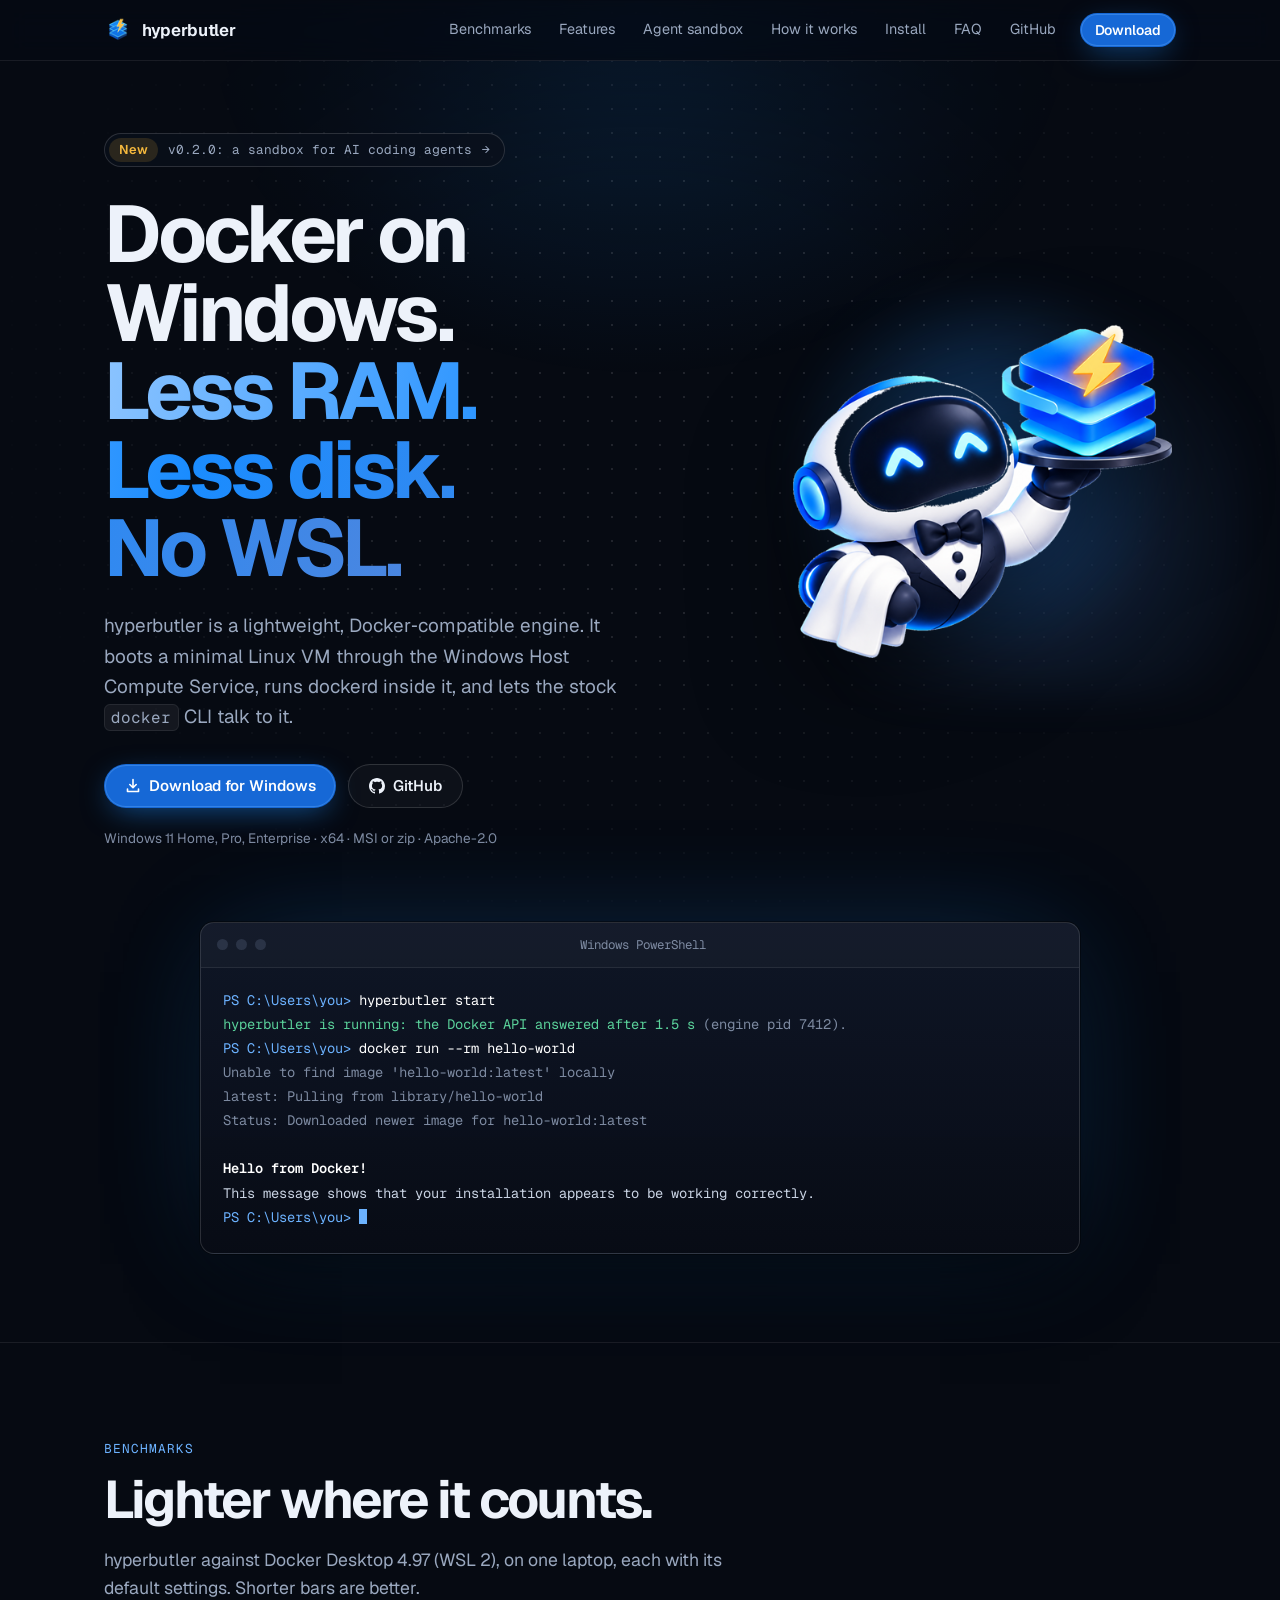
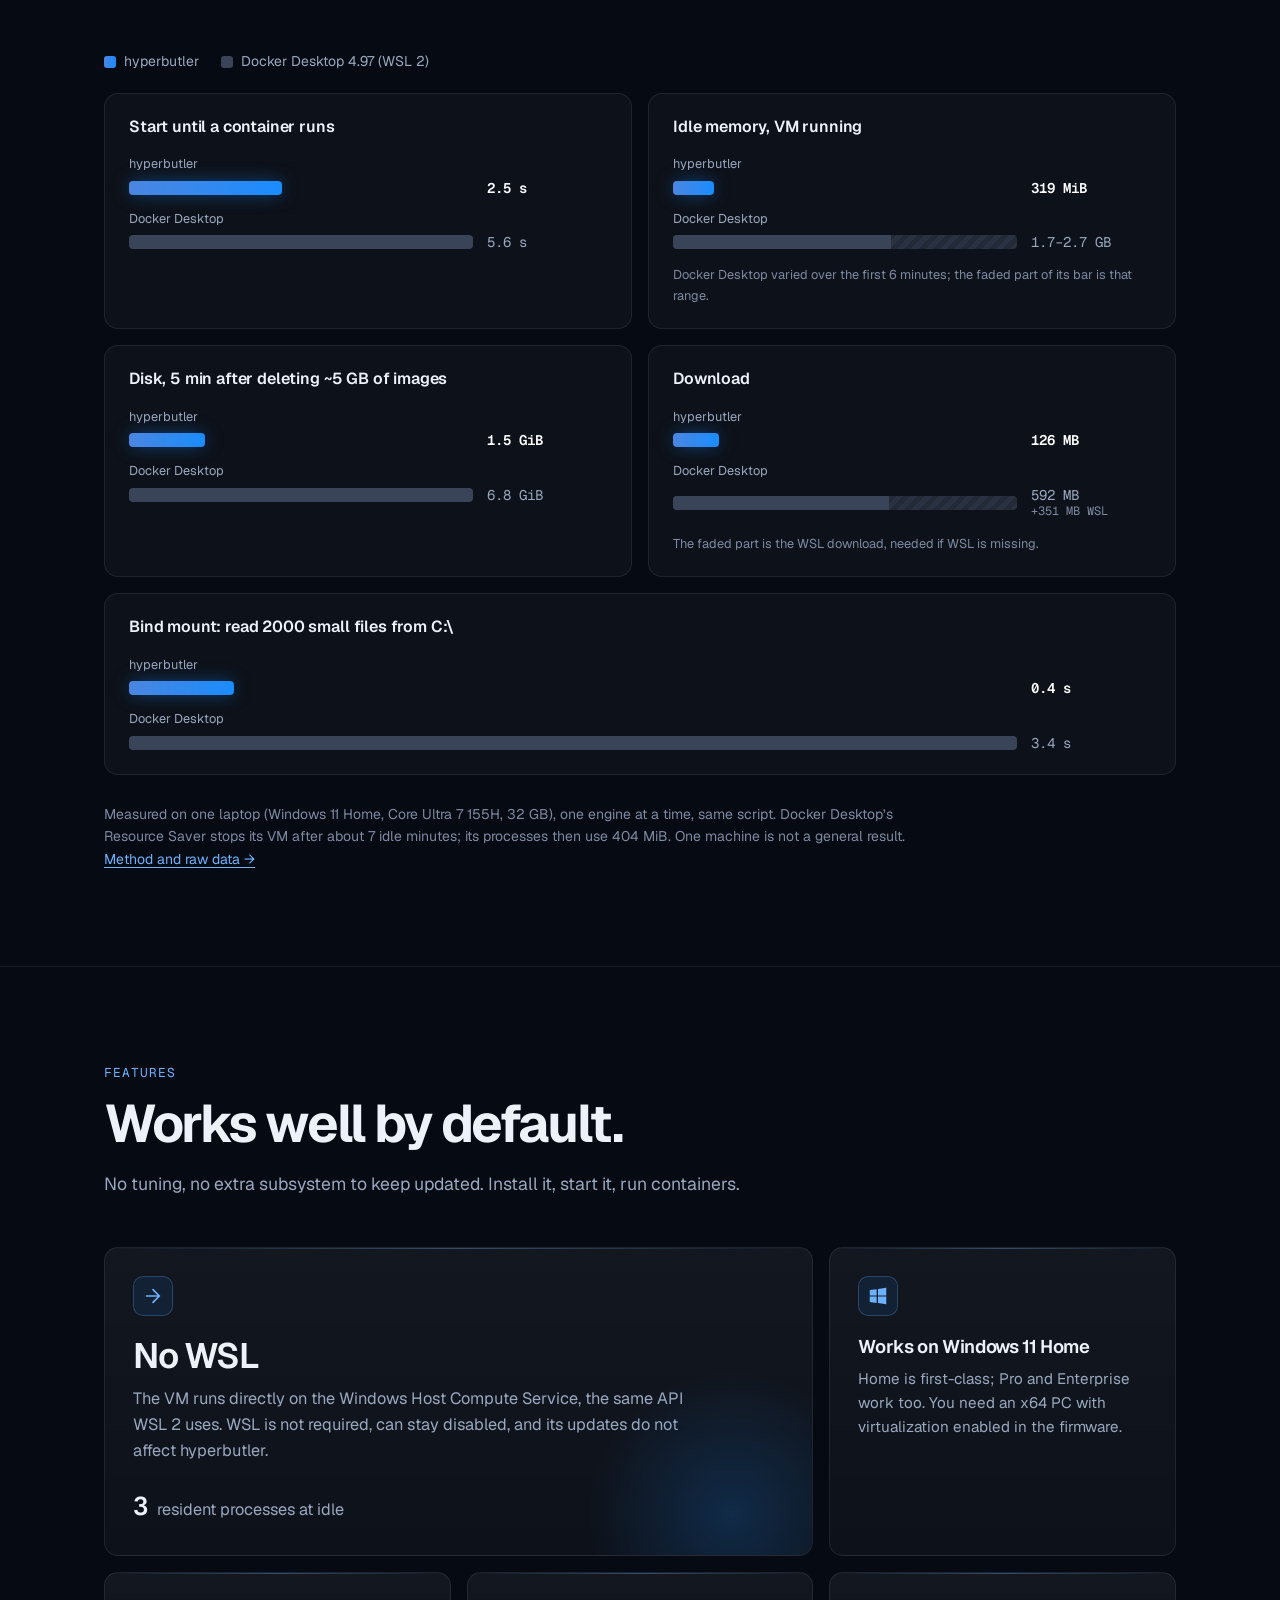
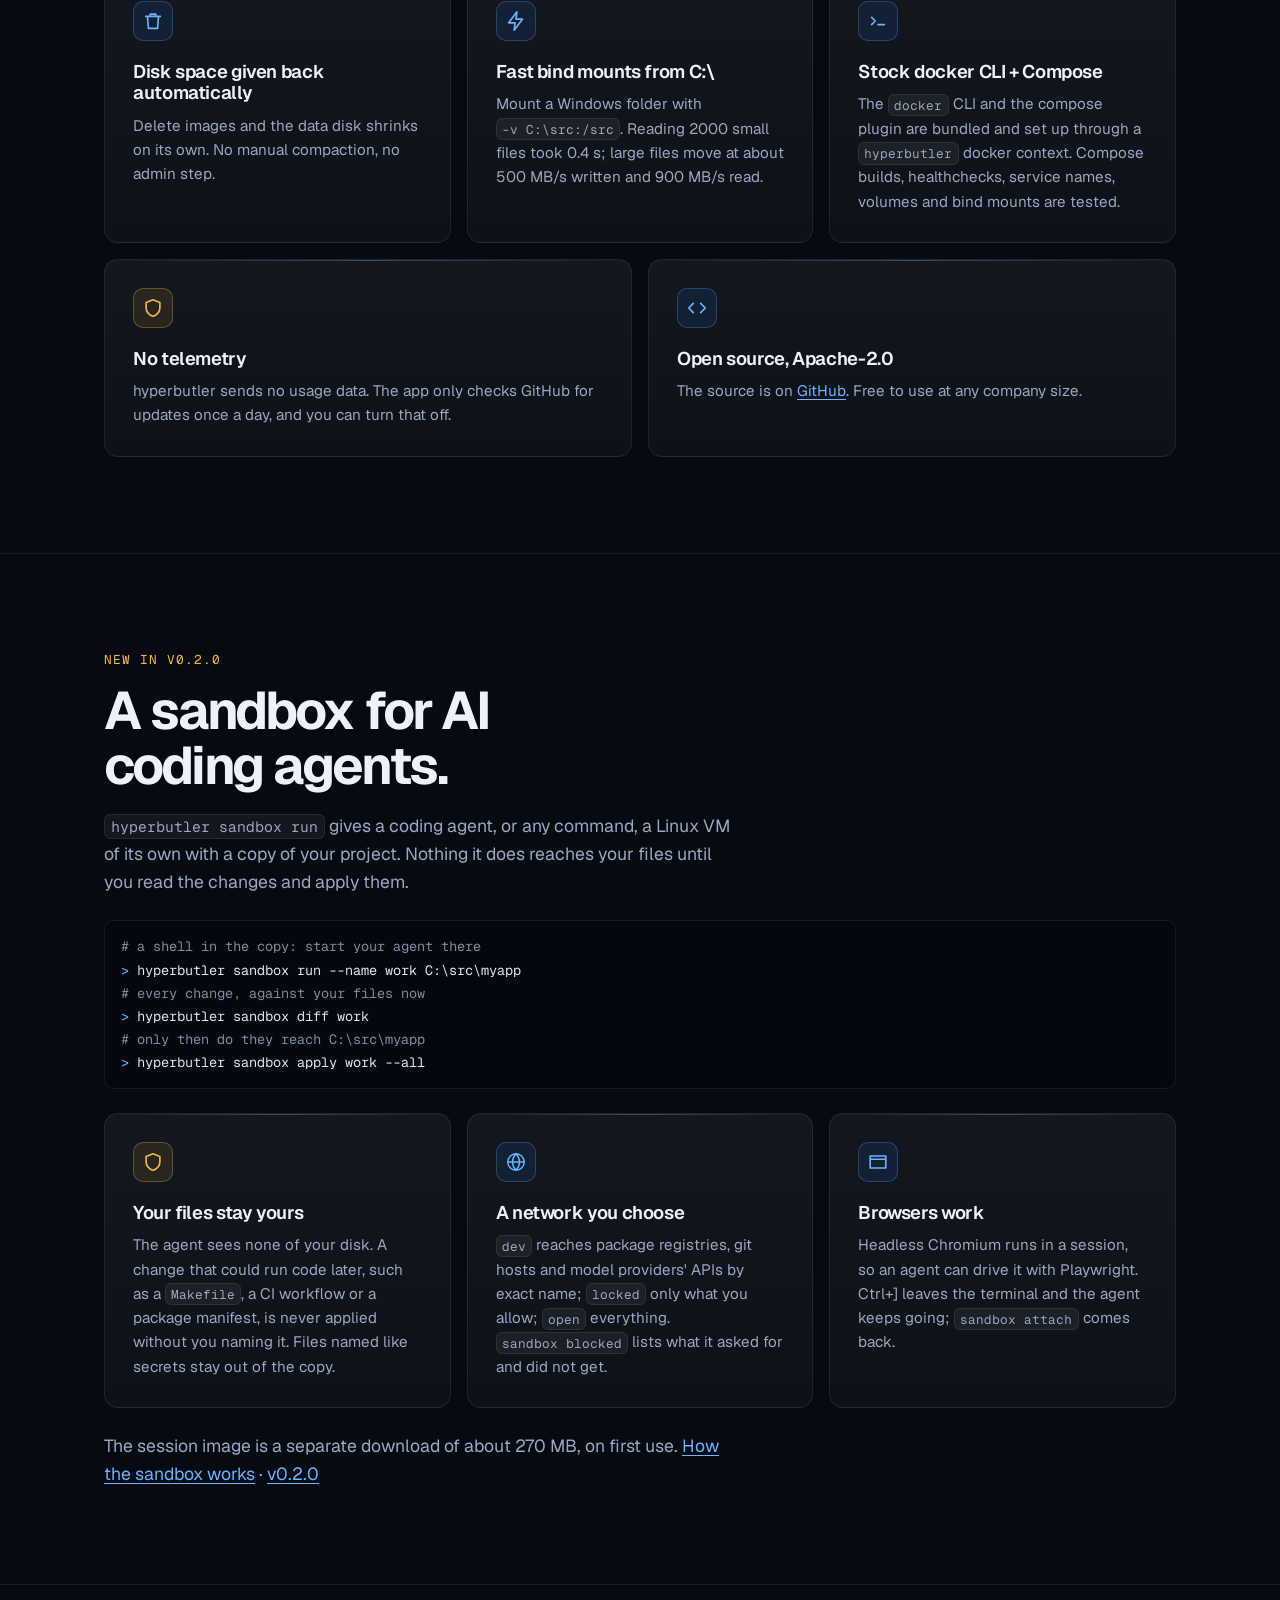
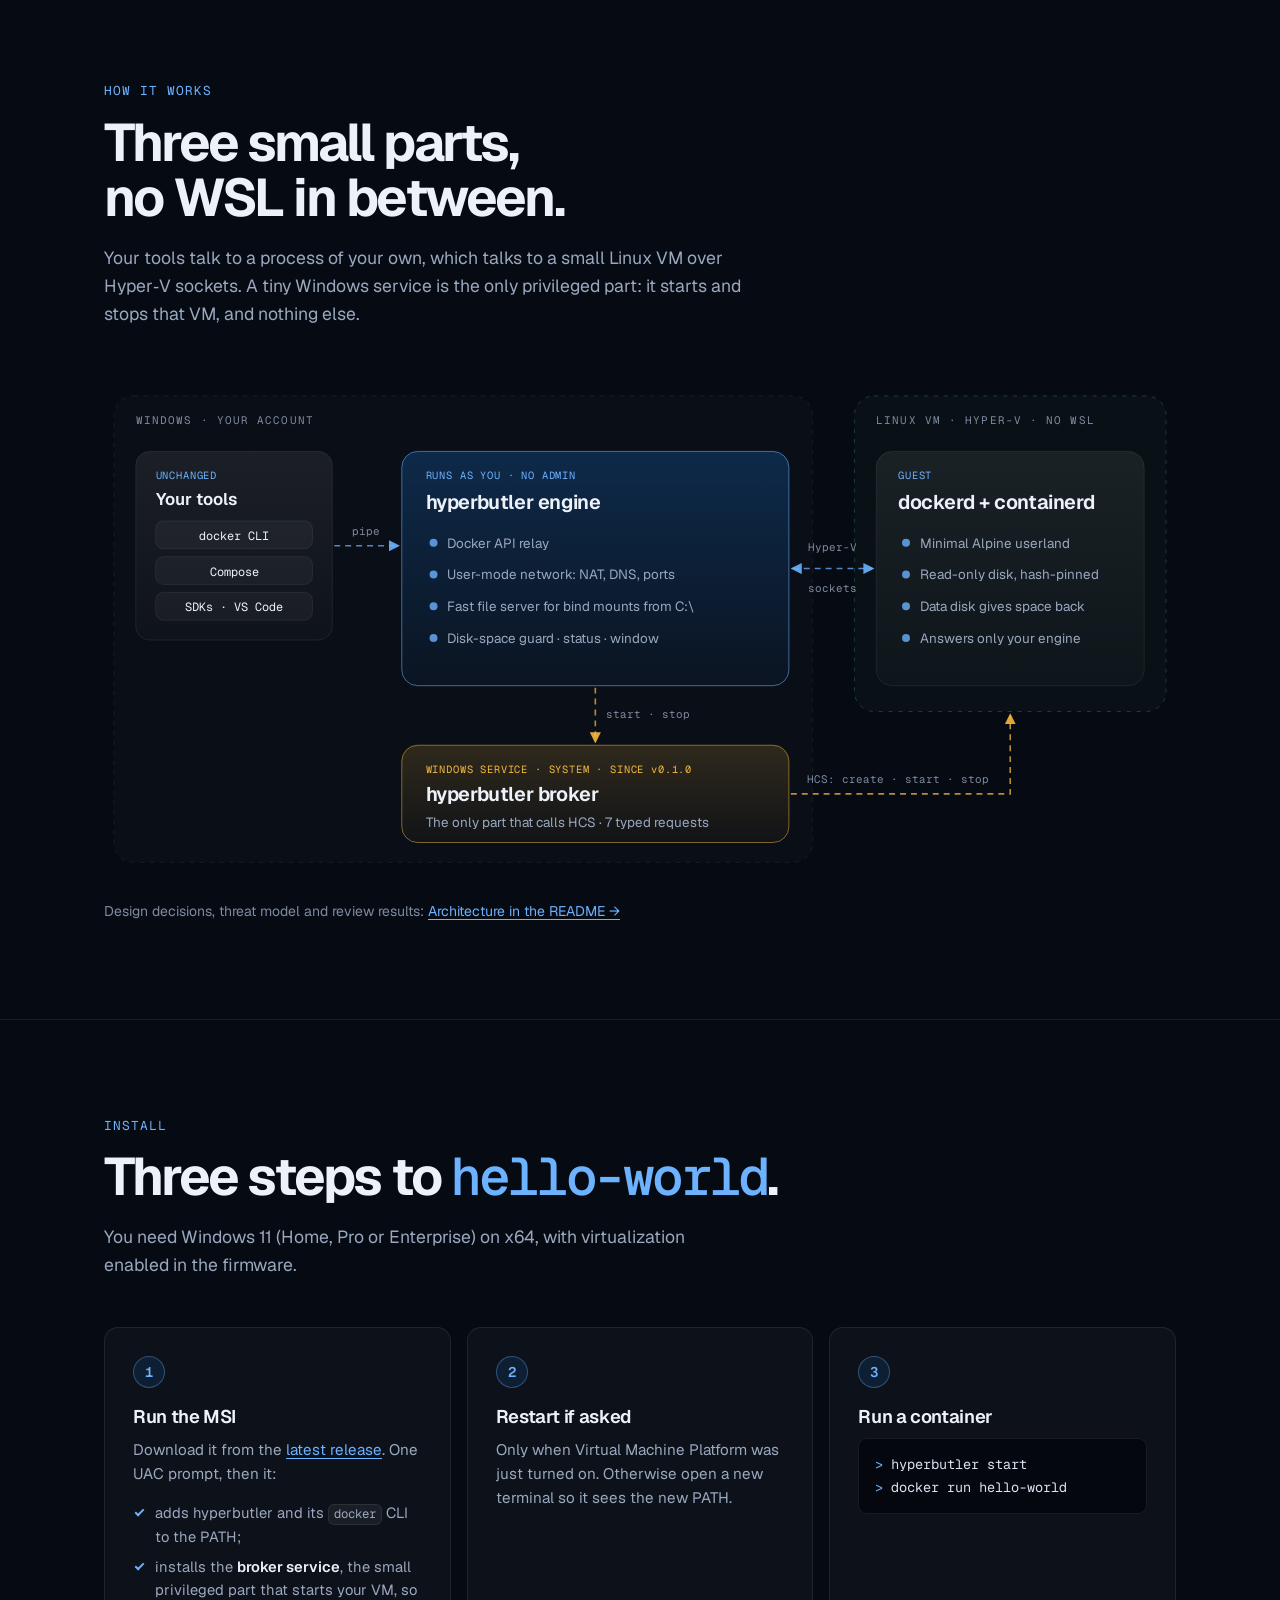
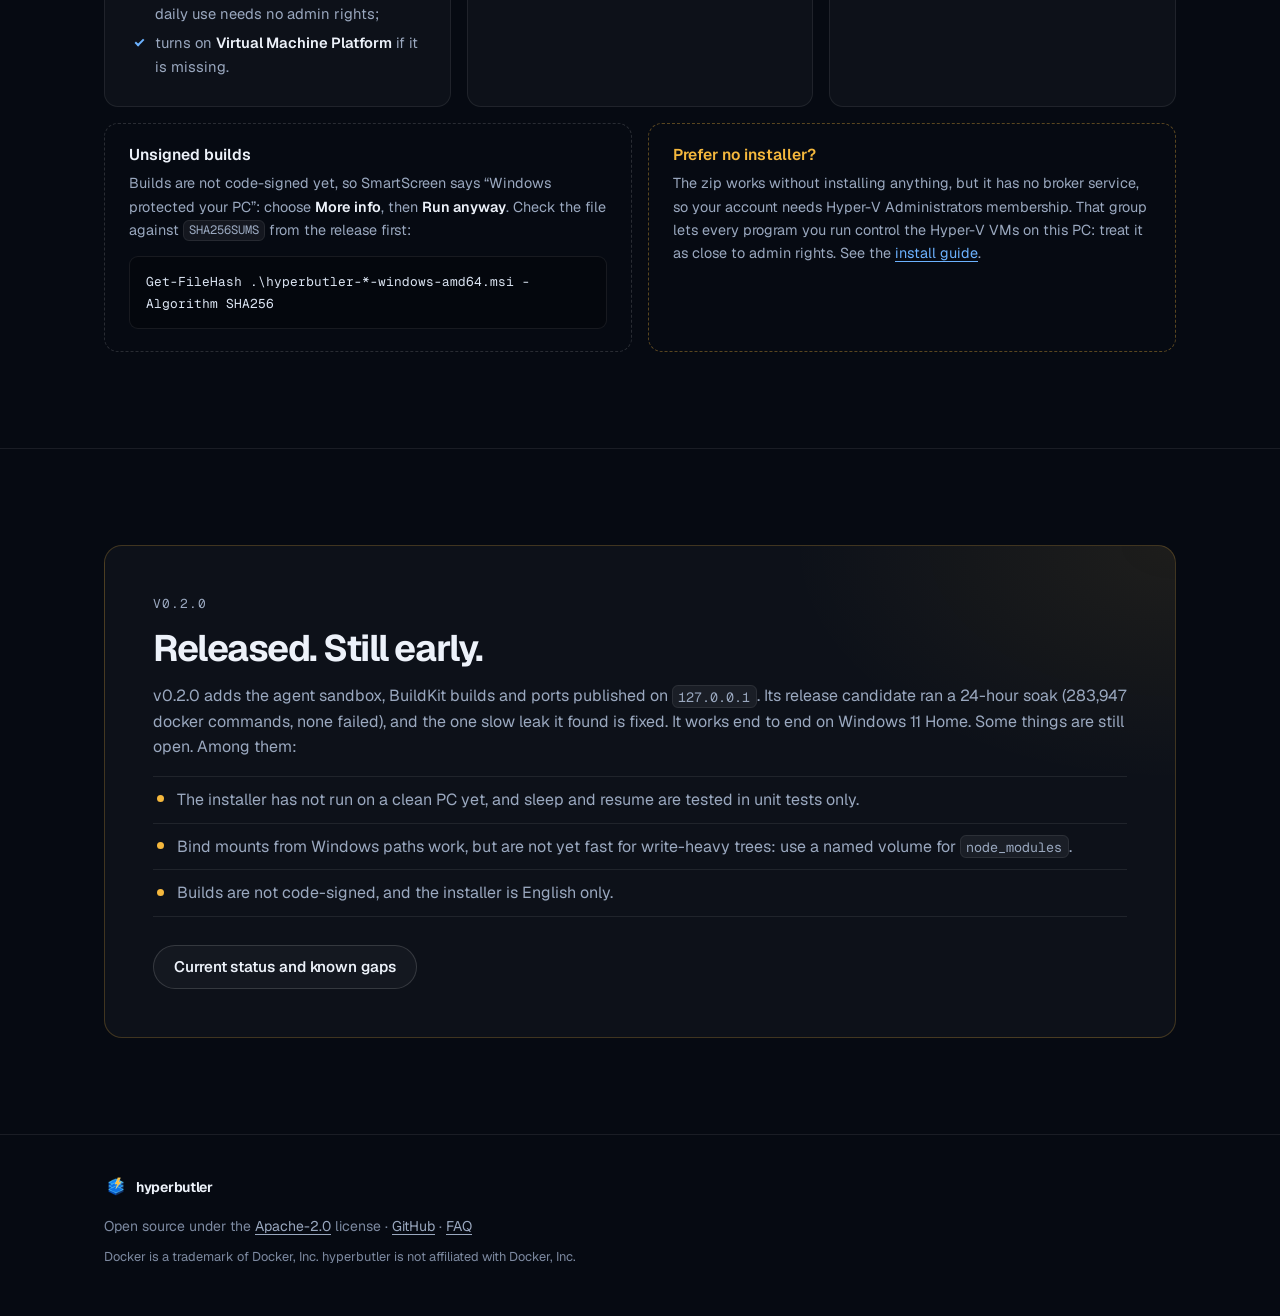
<file: public/index.html>
<!doctype html>
<html lang="en">
<head>
  <meta charset="utf-8">
  <meta name="viewport" content="width=device-width, initial-scale=1">
  <title>hyperbutler: Docker on Windows with less RAM, less disk, and no WSL</title>
  <meta name="description" content="Run Docker on Windows with less RAM, less disk, and no WSL. hyperbutler runs dockerd in a small Hyper-V VM through the Host Compute Service and works with the stock docker CLI and Compose. Open source, Apache-2.0.">
  <meta name="color-scheme" content="dark">
  <meta name="theme-color" content="#060a12">

  <!--
    SITE URL: the only places that name the domain (link-preview crawlers ignore a
    relative og:image); every other URL on the site is relative.
  -->
  <link rel="canonical" href="https://hyperbutler.dev/">
  <meta property="og:url" content="https://hyperbutler.dev/">
  <meta property="og:image" content="https://hyperbutler.dev/img/preview-light.png">

  <meta property="og:type" content="website">
  <meta property="og:site_name" content="hyperbutler">
  <meta property="og:title" content="hyperbutler: Docker on Windows with less RAM, less disk, and no WSL">
  <meta property="og:description" content="Run Docker on Windows with less RAM, less disk, and no WSL. Works with the stock docker CLI and Compose. Open source, Apache-2.0.">
  <meta property="og:image:width" content="1600">
  <meta property="og:image:height" content="650">
  <meta property="og:image:alt" content="The hyperbutler logo: a robot butler carrying a stack of layers on a tray">
  <meta name="twitter:card" content="summary_large_image">

  <link rel="icon" type="image/png" sizes="32x32" href="img/icon-32.png">
  <link rel="icon" type="image/png" sizes="256x256" href="img/icon-256.png">
  <link rel="apple-touch-icon" href="img/icon-256.png">
  <link rel="preload" href="fonts/Geist-Variable.woff2" as="font" type="font/woff2" crossorigin>
  <link rel="stylesheet" href="style.css">
  <script type="application/ld+json">
  {
    "@context": "https://schema.org",
    "@type": "SoftwareApplication",
    "name": "hyperbutler",
    "description": "An open-source, Docker-compatible engine for Windows 11 that runs dockerd in a small Hyper-V VM through the Host Compute Service, without WSL or Docker Desktop. Works with the stock docker CLI and Docker Compose.",
    "url": "https://hyperbutler.dev/",
    "downloadUrl": "https://github.com/Higangssh/hyperbutler/releases/latest",
    "codeRepository": "https://github.com/Higangssh/hyperbutler",
    "applicationCategory": "DeveloperApplication",
    "operatingSystem": "Windows 11",
    "softwareVersion": "0.2.0",
    "license": "https://www.apache.org/licenses/LICENSE-2.0",
    "isAccessibleForFree": true,
    "offers": {"@type": "Offer", "price": "0", "priceCurrency": "USD"},
    "image": "https://hyperbutler.dev/img/icon-256.png"
  }
  </script>
</head>
<body>
  <a class="skip" href="#main">Skip to content</a>

  <header class="nav">
    <div class="wrap nav-row">
      <a class="brand" href="./" aria-label="hyperbutler home">
        <img src="img/icon-32.png" width="32" height="32" alt="">
        <span>hyperbutler</span>
      </a>
      <nav class="nav-links" aria-label="Main">
        <ul>
          <li class="nav-sec"><a href="#benchmarks">Benchmarks</a></li>
          <li class="nav-sec"><a href="#features">Features</a></li>
          <li class="nav-sec"><a href="#sandbox">Agent sandbox</a></li>
          <li class="nav-sec"><a href="#how">How it works</a></li>
          <li class="nav-sec"><a href="#install">Install</a></li>
          <li class="nav-sec"><a href="faq">FAQ</a></li>
          <li><a href="https://github.com/Higangssh/hyperbutler">GitHub</a></li>
          <li><a class="btn btn-sm btn-primary" href="https://github.com/Higangssh/hyperbutler/releases/latest">Download</a></li>
        </ul>
      </nav>
    </div>
  </header>

  <main id="main">
    <section class="hero" aria-labelledby="hero-title">
      <div class="hero-bg" aria-hidden="true"></div>
      <div class="wrap hero-grid">
        <div class="hero-copy">
          <a class="pill" href="#sandbox">
            <span class="pill-tag">New</span>
            <span>v0.2.0: a sandbox for AI coding agents</span>
            <span class="pill-arrow" aria-hidden="true">&rarr;</span>
          </a>
          <h1 id="hero-title" class="hero-title">Docker on Windows.<br><span class="grad">Less&nbsp;RAM. Less&nbsp;disk. No&nbsp;WSL.</span></h1>
          <p class="hero-sub">
            hyperbutler is a lightweight, Docker&#8209;compatible engine. It boots a minimal Linux
            VM through the Windows Host Compute Service, runs dockerd inside it, and lets the
            stock <code>docker</code> CLI talk to it.
          </p>
          <div class="cta">
            <a class="btn btn-primary" href="https://github.com/Higangssh/hyperbutler/releases/latest">
              <svg class="btn-ico" viewBox="0 0 16 16" width="16" height="16" aria-hidden="true"><path d="M8 1.5v8.2m0 0L4.8 6.5M8 9.7l3.2-3.2M2.5 11v2.5h11V11" fill="none" stroke="currentColor" stroke-width="1.6" stroke-linecap="round" stroke-linejoin="round"/></svg>
              Download for Windows
            </a>
            <a class="btn btn-ghost" href="https://github.com/Higangssh/hyperbutler">
              <svg class="btn-ico" viewBox="0 0 16 16" width="16" height="16" aria-hidden="true"><path fill="currentColor" d="M8 0C3.58 0 0 3.58 0 8c0 3.54 2.29 6.53 5.47 7.59.4.07.55-.17.55-.38 0-.19-.01-.82-.01-1.49-2.01.37-2.53-.49-2.69-.94-.09-.23-.48-.94-.82-1.13-.28-.15-.68-.52-.01-.53.63-.01 1.08.58 1.23.82.72 1.21 1.87.87 2.33.66.07-.52.28-.87.51-1.07-1.78-.2-3.64-.89-3.64-3.95 0-.87.31-1.59.82-2.15-.08-.2-.36-1.02.08-2.12 0 0 .67-.21 2.2.82.64-.18 1.32-.27 2-.27.68 0 1.36.09 2 .27 1.53-1.04 2.2-.82 2.2-.82.44 1.1.16 1.92.08 2.12.51.56.82 1.27.82 2.15 0 3.07-1.87 3.75-3.65 3.95.29.25.54.73.54 1.48 0 1.07-.01 1.93-.01 2.2 0 .21.15.46.55.38A8.01 8.01 0 0 0 16 8c0-4.42-3.58-8-8-8Z"/></svg>
              GitHub
            </a>
          </div>
          <p class="hero-meta">Windows 11 Home, Pro, Enterprise &middot; x64 &middot; MSI or zip &middot; Apache-2.0</p>
        </div>
        <div class="hero-art">
          <div class="glow" aria-hidden="true"></div>
          <img src="img/mascot-480.png" width="480" height="423"
               alt="The hyperbutler mascot, a robot butler in a bow tie, holding up a tray with a glowing stack of layers">
        </div>
      </div>

      <div class="wrap">
        <figure class="term" aria-labelledby="term-cap">
          <div class="term-bar" aria-hidden="true">
            <span class="dot"></span><span class="dot"></span><span class="dot"></span>
            <span class="term-title">Windows PowerShell</span>
          </div>
<pre class="term-body"><code><span class="ln l1"><span class="ps">PS C:\Users\you&gt;</span> <span class="cmd">hyperbutler start</span></span>
<span class="ln l2"><span class="ok">hyperbutler is running: the Docker API answered after 1.5 s</span> <span class="dim">(engine pid 7412).</span></span>
<span class="ln l3"><span class="ps">PS C:\Users\you&gt;</span> <span class="cmd">docker run --rm hello-world</span></span>
<span class="ln l4"><span class="dim">Unable to find image 'hello-world:latest' locally</span></span>
<span class="ln l5"><span class="dim">latest: Pulling from library/hello-world</span></span>
<span class="ln l6"><span class="dim">Status: Downloaded newer image for hello-world:latest</span></span>
<span class="ln l7"></span>
<span class="ln l8"><span class="hi">Hello from Docker!</span></span>
<span class="ln l9">This message shows that your installation appears to be working correctly.</span>
<span class="ln l10"><span class="ps">PS C:\Users\you&gt;</span> <span class="cursor"></span></span></code></pre>
          <figcaption id="term-cap" class="sr-only">A PowerShell session: hyperbutler start reports that the Docker API answered after 1.5 seconds, then docker run hello-world prints Hello from Docker.</figcaption>
        </figure>
      </div>
    </section>

    <section id="benchmarks" class="section" aria-labelledby="bench-title">
      <div class="wrap">
        <p class="eyebrow">Benchmarks</p>
        <h2 id="bench-title" class="h2">Lighter where it counts.</h2>
        <p class="lead">
          hyperbutler against Docker Desktop 4.97 (WSL&nbsp;2), on one laptop, each with its
          default settings. Shorter bars are better.
        </p>

        <div class="legend" aria-hidden="true">
          <span class="key key-hb">hyperbutler</span>
          <span class="key key-dd">Docker Desktop 4.97 (WSL 2)</span>
        </div>

        <div class="bench-grid">
          <article class="bench">
            <h3>Start until a container runs</h3>
            <dl class="bars">
              <div class="bar-row">
                <dt>hyperbutler</dt>
                <dd><span class="bar bar-hb w-start-hb"></span><span class="val val-hb">2.5 s</span></dd>
              </div>
              <div class="bar-row">
                <dt>Docker Desktop</dt>
                <dd><span class="bar bar-dd w-full"></span><span class="val">5.6 s</span></dd>
              </div>
            </dl>
          </article>

          <article class="bench">
            <h3>Idle memory, VM running</h3>
            <dl class="bars">
              <div class="bar-row">
                <dt>hyperbutler</dt>
                <dd><span class="bar bar-hb w-mem-hb"></span><span class="val val-hb">319 MiB</span></dd>
              </div>
              <div class="bar-row">
                <dt>Docker Desktop</dt>
                <dd><span class="bar bar-dd bar-range w-full"><span class="seg w-mem-dd-lo"></span></span><span class="val">1.7&ndash;2.7 GB</span></dd>
              </div>
            </dl>
            <p class="bench-note">Docker Desktop varied over the first 6 minutes; the faded part of its bar is that range.</p>
          </article>

          <article class="bench">
            <h3>Disk, 5 min after deleting ~5&nbsp;GB of images</h3>
            <dl class="bars">
              <div class="bar-row">
                <dt>hyperbutler</dt>
                <dd><span class="bar bar-hb w-disk-hb"></span><span class="val val-hb">1.5 GiB</span></dd>
              </div>
              <div class="bar-row">
                <dt>Docker Desktop</dt>
                <dd><span class="bar bar-dd w-full"></span><span class="val">6.8 GiB</span></dd>
              </div>
            </dl>
          </article>

          <article class="bench">
            <h3>Download</h3>
            <dl class="bars">
              <div class="bar-row">
                <dt>hyperbutler</dt>
                <dd><span class="bar bar-hb w-dl-hb"></span><span class="val val-hb">126 MB</span></dd>
              </div>
              <div class="bar-row">
                <dt>Docker Desktop</dt>
                <dd><span class="bar bar-dd bar-range w-full"><span class="seg w-dl-dd"></span></span><span class="val">592 MB <span class="val-extra">+351 MB WSL</span></span></dd>
              </div>
            </dl>
            <p class="bench-note">The faded part is the WSL download, needed if WSL is missing.</p>
          </article>

          <article class="bench bench-wide">
            <h3>Bind mount: read 2000 small files from C:\</h3>
            <dl class="bars">
              <div class="bar-row">
                <dt>hyperbutler</dt>
                <dd><span class="bar bar-hb w-bind-hb"></span><span class="val val-hb">0.4 s</span></dd>
              </div>
              <div class="bar-row">
                <dt>Docker Desktop</dt>
                <dd><span class="bar bar-dd w-full"></span><span class="val">3.4 s</span></dd>
              </div>
            </dl>
          </article>
        </div>

        <p class="footnote">
          Measured on one laptop (Windows 11 Home, Core Ultra 7 155H, 32 GB), one engine at a
          time, same script. Docker Desktop&rsquo;s Resource Saver stops its VM after about 7 idle
          minutes; its processes then use 404&nbsp;MiB. One machine is not a general result.
          <a href="https://github.com/Higangssh/hyperbutler/blob/main/docs/compare-docker-desktop.md">Method and raw data<span aria-hidden="true"> &rarr;</span></a>
        </p>
      </div>
    </section>

    <section id="features" class="section" aria-labelledby="feat-title">
      <div class="wrap">
        <p class="eyebrow">Features</p>
        <h2 id="feat-title" class="h2">Works well by default.</h2>
        <p class="lead">No tuning, no extra subsystem to keep updated. Install it, start it, run containers.</p>

        <ul class="bento">
          <li class="tile tile-hero">
            <span class="tile-ico" aria-hidden="true">
              <svg viewBox="0 0 24 24" width="22" height="22"><path d="M5 12h14M12 5l7 7-7 7" fill="none" stroke="currentColor" stroke-width="1.8" stroke-linecap="round" stroke-linejoin="round"/></svg>
            </span>
            <h3>No WSL</h3>
            <p>
              The VM runs directly on the Windows Host Compute Service, the same API WSL&nbsp;2
              uses. WSL is not required, can stay disabled, and its updates do not affect
              hyperbutler.
            </p>
            <p class="tile-stat"><span class="num">3</span> resident processes at idle</p>
          </li>
          <li class="tile">
            <span class="tile-ico" aria-hidden="true">
              <svg viewBox="0 0 24 24" width="22" height="22"><path d="M3 5.5 10.5 4.5v7H3zM12 4.3 21 3v8.5h-9zM3 12.5h7.5v7L3 18.5zM12 12.5h9V21l-9-1.3z" fill="currentColor"/></svg>
            </span>
            <h3>Works on Windows&nbsp;11 Home</h3>
            <p>Home is first-class; Pro and Enterprise work too. You need an x64 PC with virtualization enabled in the firmware.</p>
          </li>
          <li class="tile">
            <span class="tile-ico" aria-hidden="true">
              <svg viewBox="0 0 24 24" width="22" height="22"><path d="M4 7h16M9 7V4.5h6V7M6 7l1 13h10l1-13" fill="none" stroke="currentColor" stroke-width="1.8" stroke-linecap="round" stroke-linejoin="round"/></svg>
            </span>
            <h3>Disk space given back automatically</h3>
            <p>Delete images and the data disk shrinks on its own. No manual compaction, no admin step.</p>
          </li>
          <li class="tile">
            <span class="tile-ico" aria-hidden="true">
              <svg viewBox="0 0 24 24" width="22" height="22"><path d="M13 2 4 14h7l-1 8 9-12h-7z" fill="none" stroke="currentColor" stroke-width="1.8" stroke-linejoin="round"/></svg>
            </span>
            <h3>Fast bind mounts from C:\</h3>
            <p>Mount a Windows folder with <code>-v C:\src:/src</code>. Reading 2000 small files took 0.4&nbsp;s; large files move at about 500&nbsp;MB/s written and 900&nbsp;MB/s read.</p>
          </li>
          <li class="tile">
            <span class="tile-ico" aria-hidden="true">
              <svg viewBox="0 0 24 24" width="22" height="22"><path d="m5 8 4 4-4 4M12 16h7" fill="none" stroke="currentColor" stroke-width="1.8" stroke-linecap="round" stroke-linejoin="round"/></svg>
            </span>
            <h3>Stock docker CLI + Compose</h3>
            <p>The <code>docker</code> CLI and the compose plugin are bundled and set up through a <code>hyperbutler</code> docker context. Compose builds, healthchecks, service names, volumes and bind mounts are tested.</p>
          </li>
          <li class="tile tile-half">
            <span class="tile-ico tile-ico-amber" aria-hidden="true">
              <svg viewBox="0 0 24 24" width="22" height="22"><path d="M12 3 4.5 6v5.5c0 4.5 3.2 8.2 7.5 9.5 4.3-1.3 7.5-5 7.5-9.5V6z" fill="none" stroke="currentColor" stroke-width="1.8" stroke-linejoin="round"/></svg>
            </span>
            <h3>No telemetry</h3>
            <p>hyperbutler sends no usage data. The app only checks GitHub for updates once a day, and you can turn that off.</p>
          </li>
          <li class="tile tile-half">
            <span class="tile-ico" aria-hidden="true">
              <svg viewBox="0 0 24 24" width="22" height="22"><path d="m8 7-5 5 5 5M16 7l5 5-5 5" fill="none" stroke="currentColor" stroke-width="1.8" stroke-linecap="round" stroke-linejoin="round"/></svg>
            </span>
            <h3>Open source, Apache-2.0</h3>
            <p>The source is on <a href="https://github.com/Higangssh/hyperbutler">GitHub</a>. Free to use at any company size.</p>
          </li>
        </ul>
      </div>
    </section>

    <section id="sandbox" class="section" aria-labelledby="sandbox-title">
      <div class="wrap">
        <p class="eyebrow eyebrow-amber">New in v0.2.0</p>
        <h2 id="sandbox-title" class="h2">A sandbox for AI coding agents.</h2>
        <p class="lead">
          <code>hyperbutler sandbox run</code> gives a coding agent, or any command, a Linux VM of
          its own with a copy of your project. Nothing it does reaches your files until you read
          the changes and apply them.
        </p>
<pre class="code code-sandbox"><code><span class="dim"># a shell in the copy: start your agent there</span>
<span class="ps">&gt;</span> hyperbutler sandbox run --name work C:\src\myapp
<span class="dim"># every change, against your files now</span>
<span class="ps">&gt;</span> hyperbutler sandbox diff work
<span class="dim"># only then do they reach C:\src\myapp</span>
<span class="ps">&gt;</span> hyperbutler sandbox apply work --all</code></pre>

        <ul class="bento bento-after">
          <li class="tile">
            <span class="tile-ico tile-ico-amber" aria-hidden="true">
              <svg viewBox="0 0 24 24" width="22" height="22"><path d="M12 3 4.5 6v5.5c0 4.5 3.2 8.2 7.5 9.5 4.3-1.3 7.5-5 7.5-9.5V6z" fill="none" stroke="currentColor" stroke-width="1.8" stroke-linejoin="round"/></svg>
            </span>
            <h3>Your files stay yours</h3>
            <p>The agent sees none of your disk. A change that could run code later, such as a <code>Makefile</code>, a CI workflow or a package manifest, is never applied without you naming it. Files named like secrets stay out of the copy.</p>
          </li>
          <li class="tile">
            <span class="tile-ico" aria-hidden="true">
              <svg viewBox="0 0 24 24" width="22" height="22"><path d="M12 3a9 9 0 1 0 0 18 9 9 0 0 0 0-18Zm-9 9h18M12 3c2.5 2.6 3.8 5.6 3.8 9s-1.3 6.4-3.8 9c-2.5-2.6-3.8-5.6-3.8-9S9.5 5.6 12 3Z" fill="none" stroke="currentColor" stroke-width="1.6" stroke-linejoin="round"/></svg>
            </span>
            <h3>A network you choose</h3>
            <p><code>dev</code> reaches package registries, git hosts and model providers' APIs by exact name; <code>locked</code> only what you allow; <code>open</code> everything. <code>sandbox blocked</code> lists what it asked for and did not get.</p>
          </li>
          <li class="tile">
            <span class="tile-ico" aria-hidden="true">
              <svg viewBox="0 0 24 24" width="22" height="22"><path d="M3.5 5.5h17v13h-17zM3.5 9h17" fill="none" stroke="currentColor" stroke-width="1.8" stroke-linejoin="round"/></svg>
            </span>
            <h3>Browsers work</h3>
            <p>Headless Chromium runs in a session, so an agent can drive it with Playwright. Ctrl+] leaves the terminal and the agent keeps going; <code>sandbox attach</code> comes back.</p>
          </li>
        </ul>
        <p class="lead lead-after">
          The session image is a separate download of about 270&nbsp;MB, on first use.
          <a href="https://github.com/Higangssh/hyperbutler/blob/main/docs/sandbox.md">How the sandbox works</a>
          &middot; <a href="https://github.com/Higangssh/hyperbutler/releases/tag/v0.2.0">v0.2.0</a>
        </p>
      </div>
    </section>

    <section id="how" class="section" aria-labelledby="how-title">
      <div class="wrap">
        <p class="eyebrow">How it works</p>
        <h2 id="how-title" class="h2">Three small parts, no WSL in between.</h2>
        <p class="lead">
          Your tools talk to a process of your own, which talks to a small Linux VM over Hyper&#8209;V
          sockets. A tiny Windows service is the only privileged part: it starts and stops that VM,
          and nothing else.
        </p>

        <svg class="arch-svg" viewBox="0 0 1080 500" role="img" aria-labelledby="arch-svg-title">
          <title id="arch-svg-title">Your tools talk over a named pipe to the hyperbutler engine, which runs as you. The engine talks over Hyper-V sockets to a Linux VM running dockerd. The broker service starts and stops that VM through the Windows Host Compute Service.</title>
          <defs>
            <marker id="ah" viewBox="0 0 10 10" refX="8" refY="5" markerWidth="7" markerHeight="7" orient="auto-start-reverse">
              <path d="M0 0 10 5 0 10z" class="ah"/>
            </marker>
            <marker id="ah-amber" viewBox="0 0 10 10" refX="8" refY="5" markerWidth="7" markerHeight="7" orient="auto-start-reverse">
              <path d="M0 0 10 5 0 10z" class="ah-amber"/>
            </marker>
            <linearGradient id="g-engine" x1="0" y1="0" x2="0" y2="1">
              <stop offset="0" stop-color="#1a8cff" stop-opacity=".22"/>
              <stop offset="1" stop-color="#1a8cff" stop-opacity=".05"/>
            </linearGradient>
            <linearGradient id="g-node" x1="0" y1="0" x2="0" y2="1">
              <stop offset="0" stop-color="#ffffff" stop-opacity=".07"/>
              <stop offset="1" stop-color="#ffffff" stop-opacity=".02"/>
            </linearGradient>
            <linearGradient id="g-broker" x1="0" y1="0" x2="0" y2="1">
              <stop offset="0" stop-color="#f5b83d" stop-opacity=".16"/>
              <stop offset="1" stop-color="#f5b83d" stop-opacity=".03"/>
            </linearGradient>
          </defs>

          <rect class="region" x="10" y="20" width="704" height="470" rx="20"/>
          <text class="region-label" x="32" y="48">WINDOWS · YOUR ACCOUNT</text>
          <rect class="region region-vm" x="756" y="20" width="314" height="318" rx="20"/>
          <text class="region-label" x="778" y="48">LINUX VM · HYPER-V · NO WSL</text>

          <!-- your tools -->
          <rect class="node" x="32" y="76" width="198" height="190" rx="14" fill="url(#g-node)"/>
          <text class="eyebrow-s" x="52" y="104">UNCHANGED</text>
          <text class="title-s" x="52" y="130">Your tools</text>
          <rect class="chip" x="52" y="146" width="158" height="28" rx="8"/>
          <text class="chip-t" x="131" y="165">docker CLI</text>
          <rect class="chip" x="52" y="182" width="158" height="28" rx="8"/>
          <text class="chip-t" x="131" y="201">Compose</text>
          <rect class="chip" x="52" y="218" width="158" height="28" rx="8"/>
          <text class="chip-t" x="131" y="237">SDKs · VS Code</text>

          <!-- engine -->
          <rect class="node node-engine" x="300" y="76" width="390" height="236" rx="16" fill="url(#g-engine)"/>
          <text class="eyebrow-s" x="324" y="104">RUNS AS YOU · NO ADMIN</text>
          <text class="title-l" x="324" y="134">hyperbutler engine</text>
          <g class="row"><circle cx="332" cy="168" r="4"/><text x="346" y="173">Docker API relay</text></g>
          <g class="row"><circle cx="332" cy="200" r="4"/><text x="346" y="205">User-mode network: NAT, DNS, ports</text></g>
          <g class="row"><circle cx="332" cy="232" r="4"/><text x="346" y="237">Fast file server for bind mounts from C:\</text></g>
          <g class="row"><circle cx="332" cy="264" r="4"/><text x="346" y="269">Disk-space guard · status · window</text></g>

          <!-- guest -->
          <rect class="node" x="778" y="76" width="270" height="236" rx="16" fill="url(#g-node)"/>
          <text class="eyebrow-s" x="800" y="104">GUEST</text>
          <text class="title-l" x="800" y="134">dockerd + containerd</text>
          <g class="row"><circle cx="808" cy="168" r="4"/><text x="822" y="173">Minimal Alpine userland</text></g>
          <g class="row"><circle cx="808" cy="200" r="4"/><text x="822" y="205">Read-only disk, hash-pinned</text></g>
          <g class="row"><circle cx="808" cy="232" r="4"/><text x="822" y="237">Data disk gives space back</text></g>
          <g class="row"><circle cx="808" cy="264" r="4"/><text x="822" y="269">Answers only your engine</text></g>

          <!-- broker -->
          <rect class="node node-broker" x="300" y="372" width="390" height="98" rx="16" fill="url(#g-broker)"/>
          <text class="eyebrow-s eyebrow-amber" x="324" y="400">WINDOWS SERVICE · SYSTEM · SINCE v0.1.0</text>
          <text class="title-l" x="324" y="428">hyperbutler broker</text>
          <text class="body-s" x="324" y="454">The only part that calls HCS · 7 typed requests</text>

          <!-- links -->
          <path class="link flow" d="M232 171 H296" marker-end="url(#ah)"/>
          <text class="link-t" x="264" y="160" text-anchor="middle">pipe</text>
          <path class="link flow" d="M694 194 H774" marker-start="url(#ah)" marker-end="url(#ah)"/>
          <text class="link-t" x="734" y="176" text-anchor="middle">Hyper-V</text>
          <text class="link-t" x="734" y="218" text-anchor="middle">sockets</text>
          <path class="link link-amber flow" d="M495 314 V368" marker-end="url(#ah-amber)"/>
          <text class="link-t" x="506" y="345">start · stop</text>
          <path class="link link-amber flow" d="M692 421 H913 V342" marker-end="url(#ah-amber)"/>
          <text class="link-t" x="800" y="410" text-anchor="middle">HCS: create · start · stop</text>
        </svg>

        <div class="arch" role="img" aria-label="The docker CLI and Compose talk over a named pipe to the hyperbutler engine, which runs as you. The engine talks over Hyper-V sockets to a Linux VM running dockerd. The broker service starts and stops the VM through the Windows Host Compute Service.">
          <div class="arch-node arch-apps">
            <p class="arch-who">Your tools</p>
            <h3>docker CLI &middot; Compose &middot; SDKs</h3>
            <p>Unchanged. They use a <code>hyperbutler</code> docker context.</p>
          </div>
          <div class="arch-link" aria-hidden="true"><span>named pipe</span></div>
          <div class="arch-node arch-engine">
            <p class="arch-who">Runs as you, no admin</p>
            <h3>hyperbutler engine</h3>
            <ul>
              <li>Docker API relay</li>
              <li>User-mode network: NAT, DNS, published ports</li>
              <li>Fast file server for bind mounts from <code>C:\</code></li>
              <li>Disk-space guard, status, the window</li>
            </ul>
          </div>
          <div class="arch-link" aria-hidden="true"><span>Hyper&#8209;V sockets</span></div>
          <div class="arch-node arch-vm">
            <p class="arch-who">Linux VM on HCS</p>
            <h3>dockerd + containerd</h3>
            <ul>
              <li>Minimal Alpine, read-only system disk pinned by hash</li>
              <li>Data disk gives freed space back to Windows</li>
              <li>Answers only your engine, with a per-VM secret</li>
            </ul>
          </div>
          <div class="arch-node arch-broker">
            <p class="arch-who">Windows service <span class="arch-tag">since v0.1.0</span></p>
            <h3>hyperbutler broker</h3>
            <p>
              The only part that calls the Host Compute Service. Seven short, typed requests
              (start, stop, status&hellip;) over a pipe only you can open, a fixed VM template, and
              no paths or command lines from the caller. So you need neither admin rights nor the
              Hyper&#8209;V Administrators group.
            </p>
          </div>
        </div>

        <p class="footnote">
          Design decisions, threat model and review results:
          <a href="https://github.com/Higangssh/hyperbutler#how-it-works">Architecture in the README<span aria-hidden="true"> &rarr;</span></a>
        </p>
      </div>
    </section>

    <section id="install" class="section" aria-labelledby="install-title">
      <div class="wrap">
        <p class="eyebrow">Install</p>
        <h2 id="install-title" class="h2">Three steps to <span class="mono-inline">hello-world</span>.</h2>
        <p class="lead">You need Windows 11 (Home, Pro or Enterprise) on x64, with virtualization enabled in the firmware.</p>

        <ol class="steps">
          <li class="step">
            <span class="step-num" aria-hidden="true">1</span>
            <h3>Run the MSI</h3>
            <p>Download it from the <a href="https://github.com/Higangssh/hyperbutler/releases/latest">latest release</a>. One UAC prompt, then it:</p>
            <ul class="ticks">
              <li>adds hyperbutler and its <code>docker</code> CLI to the PATH;</li>
              <li>installs the <strong>broker service</strong>, the small privileged part that starts your VM, so daily use needs no admin rights;</li>
              <li>turns on <strong>Virtual Machine Platform</strong> if it is missing.</li>
            </ul>
          </li>
          <li class="step">
            <span class="step-num" aria-hidden="true">2</span>
            <h3>Restart if asked</h3>
            <p>Only when Virtual Machine Platform was just turned on. Otherwise open a new terminal so it sees the new PATH.</p>
          </li>
          <li class="step">
            <span class="step-num" aria-hidden="true">3</span>
            <h3>Run a container</h3>
<pre class="code"><code><span class="ps">&gt;</span> hyperbutler start
<span class="ps">&gt;</span> docker run hello-world</code></pre>
          </li>
        </ol>

        <div class="callouts">
          <div class="callout">
            <h3>Unsigned builds</h3>
            <p>
              Builds are not code-signed yet, so SmartScreen says &ldquo;Windows protected your
              PC&rdquo;: choose <strong>More info</strong>, then <strong>Run anyway</strong>.
              Check the file against <code>SHA256SUMS</code> from the release first:
            </p>
<pre class="code"><code>Get-FileHash .\hyperbutler-*-windows-amd64.msi -Algorithm SHA256</code></pre>
          </div>
          <div class="callout callout-warn">
            <h3>Prefer no installer?</h3>
            <p>
              The zip works without installing anything, but it has no broker service, so your
              account needs Hyper-V Administrators membership. That group lets every program you
              run control the Hyper-V VMs on this PC: treat it as close to admin rights. See the
              <a href="https://github.com/Higangssh/hyperbutler/blob/main/docs/install.md">install guide</a>.
            </p>
          </div>
        </div>
      </div>
    </section>

    <section id="status" class="section" aria-labelledby="status-title">
      <div class="wrap">
        <div class="preview-card">
          <p class="eyebrow eyebrow-amber">v0.2.0</p>
          <h2 id="status-title" class="h2 h2-sm">Released. Still early.</h2>
          <p>v0.2.0 adds the agent sandbox, BuildKit builds and ports published on <code>127.0.0.1</code>. Its release candidate ran a 24-hour soak (283,947 docker commands, none failed), and the one slow leak it found is fixed. It works end to end on Windows 11 Home. Some things are still open. Among them:</p>
          <ul class="gaps">
            <li>The installer has not run on a clean PC yet, and sleep and resume are tested in unit tests only.</li>
            <li>Bind mounts from Windows paths work, but are not yet fast for write-heavy trees: use a named volume for <code>node_modules</code>.</li>
            <li>Builds are not code-signed, and the installer is English only.</li>
          </ul>
          <p><a class="btn btn-ghost" href="https://github.com/Higangssh/hyperbutler/blob/main/docs/status.md">Current status and known gaps</a></p>
        </div>
      </div>
    </section>
  </main>

  <footer class="footer">
    <div class="wrap footer-row">
      <div class="footer-brand">
        <img src="img/icon-32.png" width="24" height="24" alt="">
        <span>hyperbutler</span>
      </div>
      <p>
        Open source under the
        <a href="https://github.com/Higangssh/hyperbutler/blob/main/LICENSE">Apache-2.0</a> license
        &middot; <a href="https://github.com/Higangssh/hyperbutler">GitHub</a>
        &middot; <a href="faq">FAQ</a>
      </p>
      <p class="fine">Docker is a trademark of Docker, Inc. hyperbutler is not affiliated with Docker, Inc.</p>
    </div>
  </footer>
</body>
</html>
</file>
<file: public/style.css>
/* hyperbutler.dev: one stylesheet, no inline styles (the CSP has no 'unsafe-inline'). */

@font-face {
  font-family: "Geist";
  src: url("fonts/Geist-Variable.woff2") format("woff2");
  font-weight: 100 900;
  font-style: normal;
  font-display: swap;
}

@font-face {
  font-family: "Geist Mono";
  src: url("fonts/GeistMono-Variable.woff2") format("woff2");
  font-weight: 100 900;
  font-style: normal;
  font-display: swap;
}

:root {
  color-scheme: dark;
  --bg: #060a12;
  --surface: rgba(255, 255, 255, 0.03);
  --surface-2: rgba(255, 255, 255, 0.055);
  --line: rgba(255, 255, 255, 0.08);
  --line-2: rgba(255, 255, 255, 0.14);
  --text: #edf2fa;
  --muted: #9aa8bf;
  --faint: #7d8aa1;
  --blue: #1a8cff;
  --blue-2: #4a86e0;
  --blue-text: #6cb2ff;
  --btn: #1668d6;
  --btn-hover: #1a78f0;
  --amber: #f5b83d;
  --green: #5ad19a;
  --radius: 14px;
  --radius-sm: 9px;
  --wrap: 1120px;
  --sans: "Geist", ui-sans-serif, system-ui, -apple-system, "Segoe UI", Roboto, sans-serif;
  --mono: "Geist Mono", ui-monospace, "Cascadia Code", Consolas, monospace;
}

*,
*::before,
*::after { box-sizing: border-box; }

html {
  -webkit-text-size-adjust: 100%;
  text-size-adjust: 100%;
  scroll-behavior: smooth;
  scroll-padding-top: 76px;
}

body {
  margin: 0;
  background: var(--bg);
  color: var(--text);
  font-family: var(--sans);
  font-size: 1rem;
  line-height: 1.6;
  -webkit-font-smoothing: antialiased;
  -moz-osx-font-smoothing: grayscale;
  overflow-x: hidden;
}

img,
svg { display: block; max-width: 100%; height: auto; }

a { color: var(--blue-text); text-decoration-thickness: 1px; text-underline-offset: 3px; }
a:hover { color: #9dcbff; }

:focus-visible {
  outline: 2px solid var(--blue-text);
  outline-offset: 3px;
  border-radius: 6px;
}

code,
pre { font-family: var(--mono); font-size: 0.9em; }

:not(pre) > code {
  padding: 0.12em 0.4em;
  border: 1px solid var(--line);
  border-radius: 6px;
  background: var(--surface-2);
  font-size: 0.84em;
  white-space: nowrap;
}

h1, h2, h3 { margin: 0; line-height: 1.15; }
p { margin: 0 0 1em; }
p:last-child { margin-bottom: 0; }

.wrap {
  width: 100%;
  max-width: var(--wrap);
  margin: 0 auto;
  padding: 0 24px;
}

.sr-only {
  position: absolute;
  width: 1px;
  height: 1px;
  overflow: hidden;
  clip: rect(0 0 0 0);
  clip-path: inset(50%);
  white-space: nowrap;
}

.skip {
  position: absolute;
  left: 12px;
  top: -60px;
  z-index: 100;
  padding: 10px 14px;
  border-radius: 8px;
  background: var(--text);
  color: var(--bg);
  font-weight: 600;
}
.skip:focus { top: 12px; color: var(--bg); }

/* ---------- Buttons ---------- */

.btn {
  display: inline-flex;
  align-items: center;
  gap: 8px;
  min-height: 44px;
  padding: 0 20px;
  border: 1px solid transparent;
  border-radius: 999px;
  font-weight: 560;
  font-size: 0.95rem;
  letter-spacing: -0.005em;
  text-decoration: none;
  white-space: nowrap;
  transition: background-color 0.15s, border-color 0.15s, transform 0.15s;
}
.btn-ico { flex: none; width: 16px; height: 16px; }

.btn-primary {
  background: var(--btn);
  color: #fff;
  box-shadow: 0 0 0 1px rgba(108, 178, 255, 0.35) inset, 0 8px 30px -8px rgba(26, 140, 255, 0.6);
}
.btn-primary:hover { background: var(--btn-hover); color: #fff; transform: translateY(-1px); }

.btn-ghost {
  border-color: var(--line-2);
  background: var(--surface);
  color: var(--text);
}
.btn-ghost:hover { border-color: rgba(255, 255, 255, 0.28); background: var(--surface-2); color: var(--text); }

.btn-sm { min-height: 34px; padding: 0 14px; font-size: 0.875rem; }

/* ---------- Nav ---------- */

.nav {
  position: sticky;
  top: 0;
  z-index: 50;
  border-bottom: 1px solid var(--line);
  background: rgba(6, 10, 18, 0.72);
  -webkit-backdrop-filter: blur(14px) saturate(150%);
  backdrop-filter: blur(14px) saturate(150%);
}

.nav-row {
  display: flex;
  align-items: center;
  justify-content: space-between;
  gap: 16px;
  min-height: 60px;
}

.brand {
  display: inline-flex;
  align-items: center;
  gap: 10px;
  color: var(--text);
  font-weight: 650;
  font-size: 1.05rem;
  letter-spacing: -0.02em;
  text-decoration: none;
}
.brand:hover { color: var(--text); }
.brand img { width: 28px; height: 28px; }

.nav-links ul {
  display: flex;
  align-items: center;
  gap: 4px;
  margin: 0;
  padding: 0;
  list-style: none;
}
.nav-links a:not(.btn) {
  display: inline-block;
  padding: 8px 12px;
  border-radius: 8px;
  color: var(--muted);
  font-size: 0.9rem;
  text-decoration: none;
}
.nav-links a:not(.btn):hover { color: var(--text); background: var(--surface-2); }
.nav-links li:last-child { margin-left: 8px; }

/* ---------- Hero ---------- */

.hero {
  position: relative;
  padding: 72px 0 88px;
  isolation: isolate;
}

.hero-bg {
  position: absolute;
  inset: -60px 0 0;
  z-index: -1;
  background-image: radial-gradient(rgba(255, 255, 255, 0.11) 1px, transparent 1px);
  background-size: 24px 24px;
  -webkit-mask-image: radial-gradient(ellipse 70% 55% at 50% 30%, #000 30%, transparent 75%);
  mask-image: radial-gradient(ellipse 70% 55% at 50% 30%, #000 30%, transparent 75%);
}
.hero-bg::after {
  content: "";
  position: absolute;
  inset: 0;
  background: radial-gradient(ellipse 50% 40% at 50% 0%, rgba(26, 140, 255, 0.16), transparent 70%);
}

.hero-grid {
  display: grid;
  grid-template-columns: minmax(0, 1.25fr) minmax(0, 0.75fr);
  align-items: center;
  gap: 40px;
}

.pill {
  display: inline-flex;
  align-items: center;
  gap: 10px;
  margin-bottom: 28px;
  padding: 4px 14px 4px 4px;
  border: 1px solid var(--line-2);
  border-radius: 999px;
  background: rgba(10, 16, 28, 0.7);
  color: var(--muted);
  font-family: var(--mono);
  font-size: 0.8rem;
  text-decoration: none;
}
.pill:hover { border-color: rgba(245, 184, 61, 0.5); color: var(--text); }
.pill-tag {
  padding: 2px 10px;
  border-radius: 999px;
  background: rgba(245, 184, 61, 0.14);
  color: var(--amber);
  font-family: var(--sans);
  font-weight: 600;
}
.pill-arrow { transition: transform 0.15s; }
.pill:hover .pill-arrow { transform: translateX(2px); }

.hero-title {
  font-size: clamp(2.6rem, 1.4rem + 5.2vw, 5rem);
  font-weight: 700;
  line-height: 0.98;
  letter-spacing: -0.045em;
  text-wrap: balance;
}
.grad {
  background: linear-gradient(100deg, #8cc4ff 0%, var(--blue) 45%, var(--blue-2) 100%);
  -webkit-background-clip: text;
  background-clip: text;
  color: transparent;
}

.hero-sub {
  max-width: 34rem;
  margin: 24px 0 32px;
  color: var(--muted);
  font-size: clamp(1.02rem, 0.95rem + 0.3vw, 1.18rem);
  line-height: 1.6;
}

.cta { display: flex; flex-wrap: wrap; gap: 12px; }

.hero-meta {
  margin-top: 20px;
  color: var(--faint);
  font-size: 0.85rem;
}

.hero-art {
  position: relative;
  display: grid;
  place-items: center;
}
.hero-art img {
  position: relative;
  width: min(100%, 400px);
  filter: drop-shadow(0 30px 50px rgba(0, 0, 0, 0.5));
}
.glow {
  position: absolute;
  inset: -10% -20%;
  background:
    radial-gradient(circle at 50% 45%, rgba(26, 140, 255, 0.38), transparent 55%),
    radial-gradient(circle at 60% 60%, rgba(74, 134, 224, 0.22), transparent 60%);
  filter: blur(20px);
}

/* ---------- Terminal ---------- */

.term {
  max-width: 880px;
  margin: 72px auto 0;
  border: 1px solid var(--line-2);
  border-radius: var(--radius);
  background: linear-gradient(180deg, rgba(16, 24, 40, 0.92), rgba(8, 12, 22, 0.96));
  box-shadow:
    0 0 0 1px rgba(0, 0, 0, 0.4),
    0 30px 80px -20px rgba(0, 0, 0, 0.8),
    0 0 120px -30px rgba(26, 140, 255, 0.35);
  overflow: hidden;
}

.term-bar {
  display: flex;
  align-items: center;
  gap: 8px;
  padding: 12px 16px;
  border-bottom: 1px solid var(--line);
  background: rgba(255, 255, 255, 0.025);
}
.dot { width: 11px; height: 11px; border-radius: 50%; background: #2a3346; }
.term-title {
  flex: 1;
  margin-right: 51px;
  color: var(--faint);
  font-family: var(--mono);
  font-size: 0.78rem;
  text-align: center;
}

.term-body {
  margin: 0;
  padding: 20px 22px 24px;
  overflow-x: auto;
  color: #c9d3e3;
  font-size: 0.86rem;
  line-height: 1.75;
}
.term-body code { font-size: inherit; }
.ps { color: var(--blue-text); }
.cmd { display: inline-block; color: #fff; vertical-align: top; }
.ok { color: var(--green); }
.dim { color: var(--faint); }
.hi { color: #fff; font-weight: 600; }

.cursor {
  display: inline-block;
  width: 0.6em;
  height: 1.1em;
  vertical-align: -0.2em;
  background: var(--blue-text);
}

/* CSS-only playback: lines appear in turn, commands are "typed". */
@media (prefers-reduced-motion: no-preference) {
  .ln { animation: line-in 0.25s ease-out both; }
  .l1 { animation-delay: 0.3s; }
  .l1 .cmd { animation: type 0.9s steps(17, end) 0.5s both; }
  .l2 { animation-delay: 1.9s; }
  .l3 { animation-delay: 2.5s; }
  .l3 .cmd { animation: type 1.2s steps(27, end) 2.7s both; }
  .l4 { animation-delay: 4.2s; }
  .l5 { animation-delay: 4.5s; }
  .l6 { animation-delay: 5s; }
  .l7, .l8 { animation-delay: 5.5s; }
  .l9 { animation-delay: 5.65s; }
  .l10 { animation-delay: 6s; }
  .cursor { animation: blink 1.1s steps(1, end) 6s infinite; }
}

@keyframes line-in { from { opacity: 0; } to { opacity: 1; } }
@keyframes type { from { clip-path: inset(0 100% 0 0); } to { clip-path: inset(0 0 0 0); } }
@keyframes blink { 50% { opacity: 0; } }

/* ---------- Sections ---------- */

.section { padding: 96px 0; border-top: 1px solid var(--line); }

.eyebrow {
  margin-bottom: 14px;
  color: var(--blue-text);
  font-family: var(--mono);
  font-size: 0.8rem;
  letter-spacing: 0.08em;
  text-transform: uppercase;
}
.eyebrow-amber { color: var(--amber); }

.h2 {
  max-width: 20ch;
  font-size: clamp(2rem, 1.3rem + 2.8vw, 3.3rem);
  font-weight: 680;
  letter-spacing: -0.04em;
  line-height: 1.04;
  text-wrap: balance;
}
.h2-sm { font-size: clamp(1.7rem, 1.3rem + 1.6vw, 2.3rem); }
.mono-inline { font-family: var(--mono); font-weight: 560; letter-spacing: -0.06em; color: var(--blue-text); }

.lead {
  max-width: 40rem;
  margin: 18px 0 48px;
  color: var(--muted);
  font-size: 1.1rem;
}

/* ---------- Benchmarks ---------- */

.legend {
  display: flex;
  flex-wrap: wrap;
  gap: 8px 22px;
  margin-bottom: 20px;
  color: var(--muted);
  font-size: 0.875rem;
}
.key { display: inline-flex; align-items: center; gap: 8px; }
.key::before { content: ""; width: 12px; height: 12px; border-radius: 3px; }
.key-hb::before { background: linear-gradient(90deg, var(--blue-2), var(--blue)); }
.key-dd::before { background: #3a4458; }

.bench-grid {
  display: grid;
  grid-template-columns: repeat(2, minmax(0, 1fr));
  gap: 16px;
}

.bench {
  padding: 24px 24px 22px;
  border: 1px solid var(--line);
  border-radius: var(--radius);
  background: var(--surface);
}
.bench-wide { grid-column: 1 / -1; }
.bench h3 {
  margin-bottom: 18px;
  font-size: 1rem;
  font-weight: 600;
  letter-spacing: -0.01em;
}

.bars { margin: 0; }
.bar-row + .bar-row { margin-top: 12px; }
.bar-row dt {
  margin-bottom: 4px;
  color: var(--muted);
  font-size: 0.8rem;
}
.bar-row dd {
  display: grid;
  grid-template-columns: minmax(0, 1fr) 7.5rem;
  align-items: center;
  gap: 14px;
  margin: 0;
}

.bar {
  position: relative;
  display: block;
  height: 14px;
  min-width: 6px;
  border-radius: 4px;
  overflow: hidden;
}
.bar-hb {
  background: linear-gradient(90deg, var(--blue-2), var(--blue));
  box-shadow: 0 0 18px -2px rgba(26, 140, 255, 0.55);
}
.bar-dd { background: #3a4458; }
.bar-range {
  background: repeating-linear-gradient(-45deg, #2a3242 0 5px, #222937 5px 10px);
}
.seg { display: block; height: 100%; background: #3a4458; }

.val {
  font-family: var(--mono);
  font-size: 0.875rem;
  font-variant-numeric: tabular-nums;
  color: var(--muted);
  line-height: 1.3;
}
.val-hb { color: #fff; font-weight: 600; }
.val-extra { display: block; color: var(--faint); font-size: 0.75rem; }

.bench-note { margin: 14px 0 0; color: var(--faint); font-size: 0.8rem; }

/* Bar lengths, each relative to the longest bar in its chart. */
.w-full { width: 100%; }
.w-start-hb { width: 44.6%; }    /* 2.5 s of 5.6 s */
.w-mem-hb { width: 12.0%; }      /* 319 MiB of 2660 MiB (the top of Docker Desktop's range) */
.w-mem-dd-lo { width: 63.5%; }   /* 1690 MiB of 2660 MiB */
.w-disk-hb { width: 22.1%; }     /* 1.5 GiB of 6.8 GiB */
.w-dl-hb { width: 13.4%; }       /* 126 MB of 943 MB (592 + 351) */
.w-dl-dd { width: 62.8%; }       /* 592 MB of 943 MB */
.w-bind-hb { width: 11.8%; }     /* 0.4 s of 3.4 s */

.footnote {
  max-width: 52rem;
  margin-top: 28px;
  color: var(--faint);
  font-size: 0.875rem;
}

/* ---------- Bento ---------- */

.bento {
  display: grid;
  grid-template-columns: repeat(6, minmax(0, 1fr));
  gap: 16px;
  margin: 0;
  padding: 0;
  list-style: none;
}

.tile {
  position: relative;
  grid-column: span 2;
  padding: 28px;
  border: 1px solid var(--line);
  border-radius: var(--radius);
  background: linear-gradient(180deg, var(--surface-2), var(--surface));
  overflow: hidden;
}
.tile::before {
  content: "";
  position: absolute;
  inset: 0 0 auto;
  height: 1px;
  background: linear-gradient(90deg, transparent, rgba(108, 178, 255, 0.35), transparent);
}
.tile-hero { grid-column: span 4; }
.tile-hero::after {
  content: "";
  position: absolute;
  right: -80px;
  bottom: -120px;
  width: 320px;
  height: 320px;
  background: radial-gradient(circle, rgba(26, 140, 255, 0.2), transparent 65%);
  pointer-events: none;
}
.tile-half { grid-column: span 3; }

.tile h3 {
  margin-bottom: 10px;
  font-size: 1.15rem;
  font-weight: 620;
  letter-spacing: -0.02em;
}
.tile-hero h3 { font-size: clamp(1.6rem, 1.2rem + 1.4vw, 2.2rem); letter-spacing: -0.035em; }
.tile p { color: var(--muted); font-size: 0.95rem; }
.tile-hero p { max-width: 36rem; font-size: 1.02rem; }

.tile-ico {
  display: inline-grid;
  place-items: center;
  width: 40px;
  height: 40px;
  margin-bottom: 20px;
  border: 1px solid rgba(108, 178, 255, 0.25);
  border-radius: 10px;
  background: rgba(26, 140, 255, 0.1);
  color: var(--blue-text);
}
.tile-ico-amber {
  border-color: rgba(245, 184, 61, 0.3);
  background: rgba(245, 184, 61, 0.1);
  color: var(--amber);
}

.tile-stat {
  position: relative;
  z-index: 1;
  margin-top: 22px;
  color: var(--muted);
  font-size: 0.9rem;
}
.tile-stat .num {
  margin-right: 6px;
  color: var(--text);
  font-family: var(--mono);
  font-size: 1.6rem;
  font-weight: 600;
  letter-spacing: -0.04em;
}

/* ---------- How it works ---------- */

/* The drawing on wide screens; the cards below it on narrow ones. */
.arch-svg { display: block; width: 100%; height: auto; overflow: visible; }
.arch-svg + .arch { display: none; }

.arch-svg .region { fill: rgba(255, 255, 255, 0.015); stroke: var(--line); stroke-dasharray: 4 6; }
.arch-svg .region-vm { fill: rgba(90, 209, 154, 0.03); stroke: rgba(90, 209, 154, 0.25); }
.arch-svg .region-label { fill: var(--faint); font-family: var(--mono); font-size: 11px; letter-spacing: 0.1em; }

.arch-svg .node { stroke: var(--line); }
.arch-svg .node-engine { stroke: rgba(108, 178, 255, 0.55); }
.arch-svg .node-broker { stroke: rgba(245, 184, 61, 0.5); }

.arch-svg text { font-family: var(--sans); }
.arch-svg .eyebrow-s { fill: var(--blue-text); font-family: var(--mono); font-size: 10.5px; letter-spacing: 0.08em; }
.arch-svg .eyebrow-amber { fill: var(--amber); }
.arch-svg .title-s { fill: var(--text); font-size: 17px; font-weight: 620; }
.arch-svg .title-l { fill: var(--text); font-size: 20px; font-weight: 640; letter-spacing: -0.02em; }
.arch-svg .body-s, .arch-svg .row text { fill: var(--muted); font-size: 13.5px; }
.arch-svg .row circle { fill: var(--blue-text); opacity: 0.8; }

.arch-svg .chip { fill: rgba(255, 255, 255, 0.04); stroke: var(--line); }
.arch-svg .chip-t { fill: var(--text); font-family: var(--mono); font-size: 12px; text-anchor: middle; }

.arch-svg .link { fill: none; stroke: rgba(108, 178, 255, 0.75); stroke-width: 1.6; }
.arch-svg .link-amber { stroke: rgba(245, 184, 61, 0.75); }
.arch-svg .ah { fill: rgba(108, 178, 255, 0.9); }
.arch-svg .ah-amber { fill: rgba(245, 184, 61, 0.9); }
.arch-svg .link-t { fill: var(--faint); font-family: var(--mono); font-size: 11px; }
.arch-svg .flow { stroke-dasharray: 6 5; animation: arch-flow 1.4s linear infinite; }
@keyframes arch-flow { to { stroke-dashoffset: -22; } }

.arch {
  display: grid;
  grid-template-columns: minmax(0, 0.9fr) 92px minmax(0, 1.2fr) 92px minmax(0, 1.1fr);
  grid-template-areas:
    "apps l1 engine l2 vm"
    ".    .  broker .  .";
  align-items: stretch;
  row-gap: 16px;
}
.arch-apps { grid-area: apps; }
.arch-engine { grid-area: engine; }
.arch-vm { grid-area: vm; }
.arch-broker { grid-area: broker; }
.arch > .arch-link:nth-of-type(2) { grid-area: l1; }
.arch > .arch-link:nth-of-type(4) { grid-area: l2; }

.arch-node {
  position: relative;
  padding: 24px;
  border: 1px solid var(--line);
  border-radius: var(--radius);
  background: linear-gradient(180deg, var(--surface-2), var(--surface));
}
.arch-engine { border-color: rgba(108, 178, 255, 0.35); }
.arch-broker { border-color: rgba(245, 184, 61, 0.3); }
.arch-broker::before {
  content: "";
  position: absolute;
  left: 50%;
  top: -17px;
  width: 1px;
  height: 16px;
  background: rgba(245, 184, 61, 0.5);
}
.arch-who {
  margin-bottom: 6px;
  color: var(--blue-text);
  font-family: var(--mono);
  font-size: 0.75rem;
  letter-spacing: 0.04em;
}
.arch-broker .arch-who { color: var(--amber); }
.arch-tag {
  margin-left: 6px;
  padding: 1px 7px;
  border: 1px solid rgba(245, 184, 61, 0.35);
  border-radius: 99px;
  font-size: 0.7rem;
}
.arch-node h3 { margin-bottom: 10px; font-size: 1.08rem; font-weight: 620; letter-spacing: -0.02em; }
.arch-node p, .arch-node li { color: var(--muted); font-size: 0.9rem; }
.arch-node ul { margin: 0; padding-left: 18px; }
.arch-node li + li { margin-top: 4px; }

.arch-link {
  position: relative;
  display: grid;
  place-items: center;
}
.arch-link::before {
  content: "";
  position: absolute;
  left: 6px;
  right: 6px;
  top: 50%;
  height: 1px;
  background: linear-gradient(90deg, rgba(108, 178, 255, 0.15), rgba(108, 178, 255, 0.7), rgba(108, 178, 255, 0.15));
}
.arch-link span {
  position: relative;
  padding: 2px 6px;
  background: var(--bg);
  color: var(--faint);
  font-family: var(--mono);
  font-size: 0.68rem;
  text-align: center;
}

/* ---------- Install ---------- */

.steps {
  display: grid;
  grid-template-columns: repeat(3, minmax(0, 1fr));
  gap: 16px;
  margin: 0;
  padding: 0;
  list-style: none;
}

.step {
  padding: 28px;
  border: 1px solid var(--line);
  border-radius: var(--radius);
  background: var(--surface);
}
.step h3 { margin-bottom: 10px; font-size: 1.15rem; font-weight: 620; letter-spacing: -0.02em; }
.step p { color: var(--muted); font-size: 0.95rem; }

.step-num {
  display: inline-grid;
  place-items: center;
  width: 32px;
  height: 32px;
  margin-bottom: 18px;
  border: 1px solid rgba(108, 178, 255, 0.35);
  border-radius: 50%;
  background: rgba(26, 140, 255, 0.12);
  color: var(--blue-text);
  font-family: var(--mono);
  font-size: 0.875rem;
  font-weight: 600;
}

.ticks {
  margin: 0;
  padding: 0;
  list-style: none;
  color: var(--muted);
  font-size: 0.92rem;
}
.ticks li { position: relative; padding-left: 22px; }
.ticks li + li { margin-top: 6px; }
.ticks li::before {
  content: "";
  position: absolute;
  left: 2px;
  top: 0.55em;
  width: 9px;
  height: 5px;
  border-left: 2px solid var(--blue-text);
  border-bottom: 2px solid var(--blue-text);
  transform: rotate(-45deg);
}
.ticks strong, .step strong, .callout strong { color: var(--text); font-weight: 600; }

.code {
  margin: 4px 0 0;
  padding: 14px 16px;
  border: 1px solid var(--line);
  border-radius: var(--radius-sm);
  background: #04070d;
  color: #dbe4f2;
  font-size: 0.85rem;
  line-height: 1.7;
  overflow-x: auto;
}
.code code { font-size: inherit; }

/* The agent sandbox section: a command block, then tiles, then a closing line. */
#sandbox .lead { margin-bottom: 24px; }
#sandbox .lead-after { margin: 24px 0 0; }
.bento-after { margin-top: 24px; }
/* Commands stay one line each; on a phone the block scrolls sideways, not the page. */
.code.code-sandbox { white-space: pre; overflow-wrap: normal; overflow-x: auto; }

.callouts {
  display: grid;
  grid-template-columns: repeat(2, minmax(0, 1fr));
  gap: 16px;
  margin-top: 16px;
}
.callout {
  min-width: 0;
  padding: 22px 24px;
  border: 1px dashed var(--line-2);
  border-radius: var(--radius);
}
.callout h3 { margin-bottom: 8px; font-size: 0.98rem; font-weight: 600; }
.callout p { color: var(--muted); font-size: 0.9rem; }
.callout .code { margin-top: 12px; font-size: 0.8rem; white-space: pre-wrap; overflow-wrap: anywhere; }
.callout-warn { border-color: rgba(245, 184, 61, 0.35); }
.callout-warn h3 { color: var(--amber); }

/* ---------- Preview ---------- */

.preview-card {
  padding: clamp(24px, 4vw, 48px);
  border: 1px solid rgba(245, 184, 61, 0.22);
  border-radius: calc(var(--radius) + 4px);
  background:
    radial-gradient(ellipse 60% 80% at 100% 0%, rgba(245, 184, 61, 0.07), transparent 60%),
    var(--surface);
}
.preview-card > p { color: var(--muted); }
.preview-card .h2 { margin-bottom: 16px; }

.gaps {
  margin: 0 0 28px;
  padding: 0;
  list-style: none;
  color: var(--muted);
}
.gaps li {
  position: relative;
  padding: 10px 0 10px 24px;
  border-top: 1px solid var(--line);
}
.gaps li:last-child { border-bottom: 1px solid var(--line); }
.gaps li::before {
  content: "";
  position: absolute;
  left: 4px;
  top: 1.15em;
  width: 7px;
  height: 7px;
  border-radius: 50%;
  background: var(--amber);
}
.gaps code { white-space: normal; }

/* ---------- Footer ---------- */

.footer {
  padding: 40px 0 48px;
  border-top: 1px solid var(--line);
  color: var(--faint);
  font-size: 0.875rem;
}
.footer-row { display: grid; gap: 10px; }
.footer-brand {
  display: flex;
  align-items: center;
  gap: 8px;
  margin-bottom: 6px;
  color: var(--text);
  font-weight: 650;
  letter-spacing: -0.02em;
}
.footer-brand img { width: 24px; height: 24px; }
.footer p { margin: 0; }
.footer a { color: var(--muted); }
.footer a:hover { color: var(--text); }
.fine { font-size: 0.8rem; }

/* ---------- 404 ---------- */

.notfound {
  position: relative;
  display: grid;
  place-items: center;
  min-height: calc(100vh - 61px);
  padding: 48px 0;
  text-align: center;
  isolation: isolate;
}
.notfound-code {
  margin-bottom: 12px;
  color: var(--blue-text);
  font-family: var(--mono);
  font-size: 0.85rem;
  letter-spacing: 0.08em;
}
.notfound h1 {
  margin-bottom: 14px;
  font-size: clamp(2.4rem, 1.6rem + 3vw, 3.6rem);
  font-weight: 700;
  letter-spacing: -0.045em;
}
.notfound p { color: var(--muted); }
.notfound .cta { justify-content: center; margin-top: 28px; }

/* ---------- Responsive ---------- */

@media (max-width: 960px) {
  .hero-grid { grid-template-columns: 1fr; gap: 16px; }
  .hero-art { order: -1; justify-self: start; }
  .hero-art img { width: 160px; }
  .glow { inset: -30% -40%; }
  .steps { grid-template-columns: 1fr; }
  .tile, .tile-half { grid-column: span 3; }
  .arch {
    grid-template-columns: 1fr;
    grid-template-areas: "apps" "l1" "engine" "l2" "vm" "broker";
    row-gap: 0;
  }
  .arch-link { height: 44px; }
  .arch-link::before { left: 50%; right: auto; top: 0; bottom: 0; width: 1px; height: auto; }
  .arch-broker { margin-top: 16px; }
  .arch-broker::before { display: none; }
  .tile-hero { grid-column: 1 / -1; }
}

/* The FAQ page: long text and tables. */
.doc { padding: 64px 0 96px; }
.doc-wrap { max-width: 780px; }
.doc h1 { max-width: none; margin-bottom: 18px; }
.doc h2 {
  margin: 48px 0 12px;
  font-size: 1.35rem;
  font-weight: 640;
  letter-spacing: -0.02em;
  line-height: 1.25;
}
.doc p { margin: 0 0 14px; color: var(--muted); line-height: 1.7; }
.doc p a, .doc td a { color: var(--blue-text); }
.doc code { font-family: var(--mono); font-size: 0.88em; color: var(--text); }
.doc .code { margin: 8px 0 18px; overflow-x: auto; }
.doc .cta { margin-top: 48px; }
.table-scroll { margin: 8px 0 18px; overflow-x: auto; border: 1px solid var(--line); border-radius: var(--radius-sm); }
.doc table { width: 100%; border-collapse: collapse; font-size: 0.9rem; }
.doc th, .doc td { padding: 10px 14px; border-bottom: 1px solid var(--line); text-align: left; vertical-align: top; }
.doc thead th { color: var(--text); font-weight: 620; background: var(--surface-2); white-space: nowrap; }
.doc tbody th { color: var(--text); font-weight: 560; }
.doc td { color: var(--muted); }
.doc td:nth-child(2) { color: var(--text); }
.doc tbody tr:last-child th, .doc tbody tr:last-child td { border-bottom: 0; }

@media (max-width: 720px) {
  .nav-sec { display: none; }
  .hero { padding: 32px 0 64px; }
  .term { margin-top: 48px; }
  .section { padding: 72px 0; }
  .bench-grid, .callouts { grid-template-columns: 1fr; }
  .bento { grid-template-columns: 1fr; }
  .tile, .tile-hero, .tile-half { grid-column: 1 / -1; }
  .arch-svg { display: none; }
  .arch-svg + .arch { display: grid; }
  .lead { margin-bottom: 36px; }
  .term-body, .code { white-space: pre-wrap; overflow-wrap: anywhere; }
}

@media (max-width: 420px) {
  .wrap { padding: 0 16px; }
  .btn { padding: 0 16px; }
  .cta .btn { flex: 1 1 100%; justify-content: center; }
  .bench, .tile, .step { padding: 20px; }
  .bar-row dd { grid-template-columns: minmax(0, 1fr) 6.2rem; gap: 10px; }
  .term-body { padding: 16px; font-size: 0.72rem; }
  .term-title { margin-right: 0; }
  .nav-links li:last-child { margin-left: 2px; }
}

@media (prefers-reduced-motion: reduce) {
  html { scroll-behavior: auto; }
  .arch-svg .flow { animation: none; }
  *, *::before, *::after { transition: none !important; }
}
</file>
